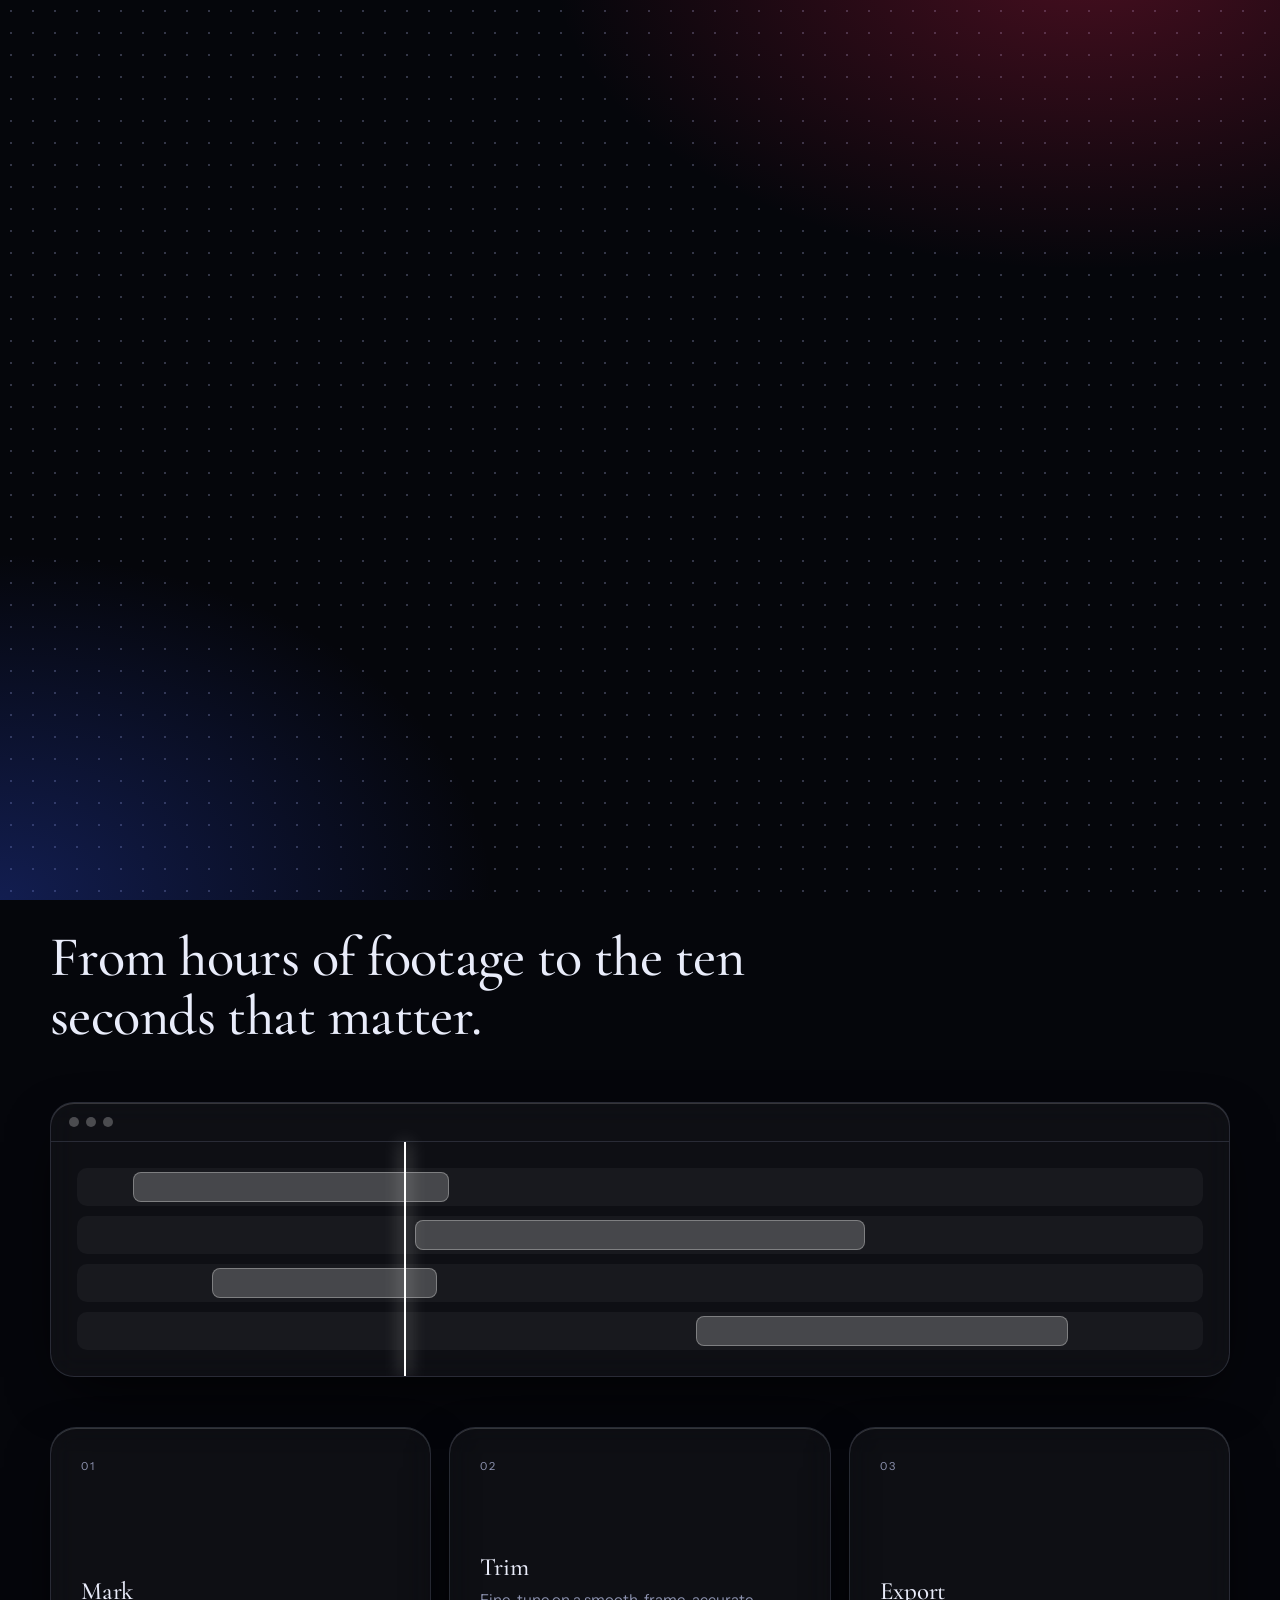
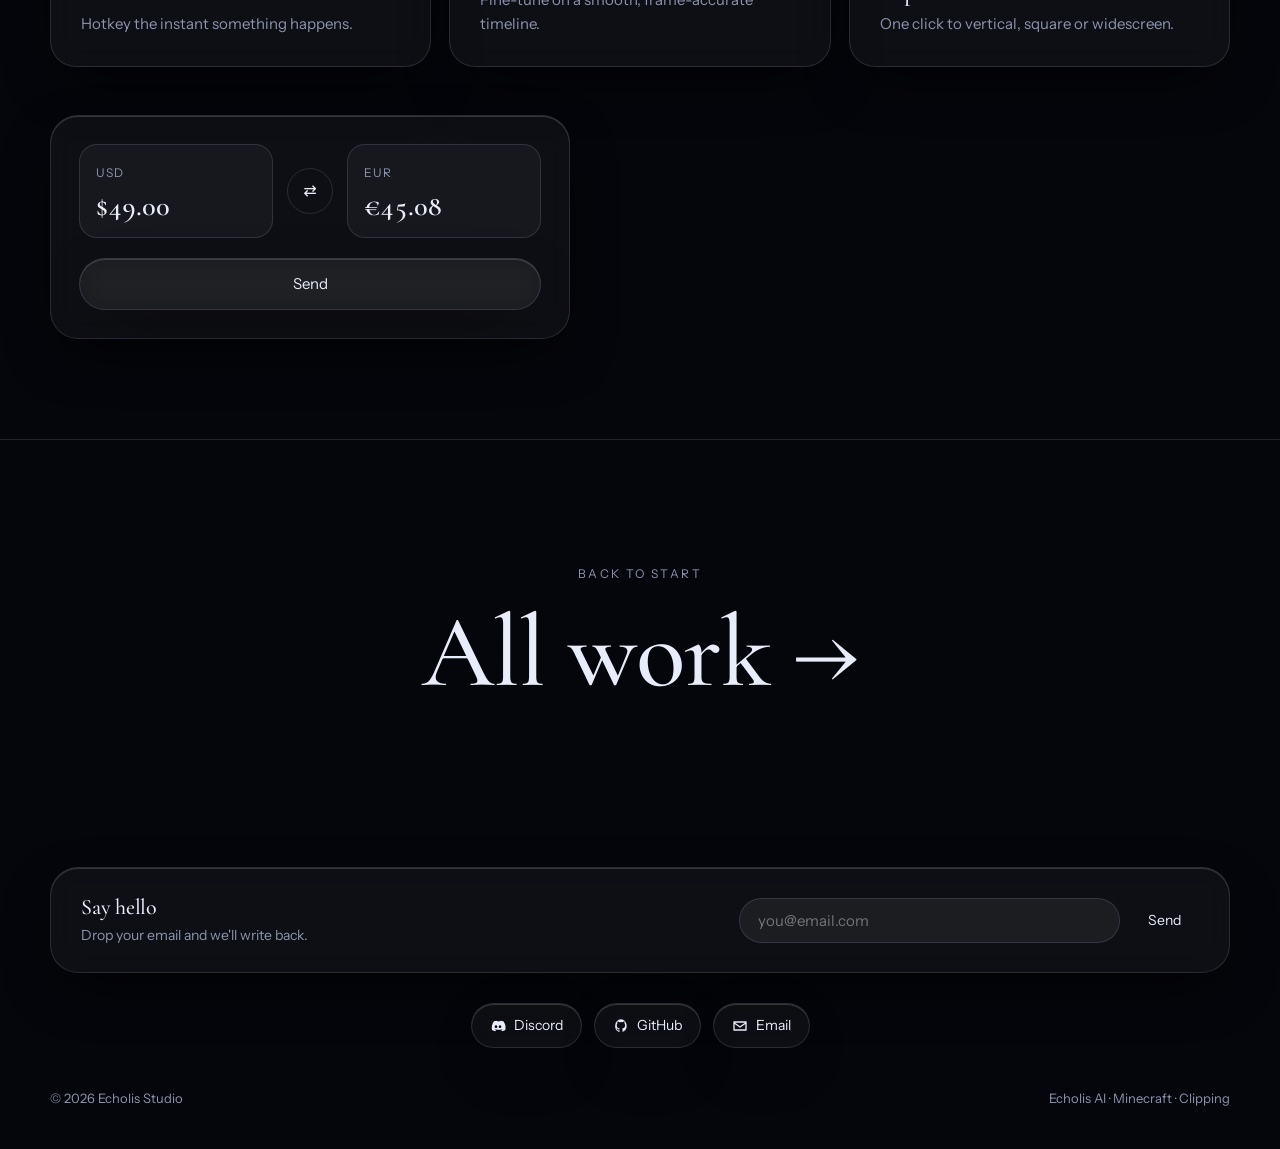
<file: clipping.html>
<!DOCTYPE html><html lang="en"><head><script>try{document.documentElement.dataset.theme=localStorage.getItem("ec-theme")||"night"}catch(e){document.documentElement.dataset.theme="night"}</script><meta charset="utf-8"><meta name="viewport" content="width=device-width,initial-scale=1">
<title>Clipping - Echolis Studio</title><link rel="icon" href="assets/logo-mark.svg">
<link href="https://fonts.googleapis.com/css2?family=Space+Grotesk:wght@400;500;700&family=Inter:wght@300;400&display=swap" rel="stylesheet">
<link rel="stylesheet" href="style.css"><link rel="stylesheet" href="components.css"><link rel="stylesheet" href="echolis-brand.css"><script src="echolis-brand.js"></script></head><body>
<div class="bg"></div><div class="bg2"></div><div id="halo"></div><canvas id="fx"></canvas>
<nav class="nav glass"><a class="lg" href="index.html"><img src="assets/logo-mark.svg" alt=""><span>ECHOLIS</span></a><ul><li><a href="echolis-ai.html">Echolis AI</a></li><li><a href="minecraft.html">Minecraft</a></li><li><a href="clipping.html" class=on>Clipping</a></li></ul><div class="pd"><button class="glass" aria-haspopup="true"><img src="assets/logo-mark.svg" alt=""><span>Echolis</span></button><div class="menu glass"><small>Studio</small><a href="echolis-ai.html">Echolis AI <i>&rarr;</i></a><a href="minecraft.html">Mods &amp; Plugins <i>&rarr;</i></a><a href="clipping.html">Clipping <i>&rarr;</i></a><a href="mailto:hello@echolis.studio">Get in touch <i>&rarr;</i></a></div></div></nav>
<header class="hero"><div class="curtain"></div><div class="wrap"><div class="eyebrow rise">03 &middot; Clipping software</div><h1 class="rise" style="--d:.15s">Find the moment.<br>Cut it. Share it.</h1><p class="rise" style="--d:.3s">A clipping tool that turns long recordings into short, shareable highlights in a few clicks.</p><a class="btn glass" href="#how">How it works</a><span class="btn glass soon">Coming soon</span></div></header>
<section class="sec" id="how"><div class="wrap"><div class="reveal"><h2>From hours of footage to the ten seconds that matter.</h2></div>
<div class="mock glass reveal"><div class="bar"><i></i><i></i><i></i></div><div class="tl" style="position:relative"><div><span style="left:5%;width:28%;--s:30px"></span></div><div><span style="left:30%;width:40%;--s:-24px"></span></div><div><span style="left:12%;width:20%;--s:60px"></span></div><div><span style="left:55%;width:33%;--s:-40px"></span></div><i class="ph"></i></div></div>
<div class="grid"><article class="card glass reveal"><span class="tag">01</span><div><h3>Mark</h3><p>Hotkey the instant something happens.</p></div></article>
<article class="card glass reveal"><span class="tag">02</span><div><h3>Trim</h3><p>Fine-tune on a smooth, frame-accurate timeline.</p></div></article>
<article class="card glass reveal"><span class="tag">03</span><div><h3>Export</h3><p>One click to vertical, square or widescreen.</p></div></article></div><div class="xfer glass reveal"><div class="row2"><div class="box"><small id="ca">USD</small><b id="a">$0.00</b></div><button class="sw2" aria-label="Swap">&#8644;</button><div class="box"><small id="cb">EUR</small><b id="b">€0.00</b></div></div><a class="btn glass" href="javascript:void 0">Send</a></div></div></section><a class="next" href="index.html"><small>Back to start</small><h2>All work &rarr;</h2></a>
<section class="mail wrap reveal"><div class="mailbox glass"><div><h3>Say hello</h3><p>Drop your email and we'll write back.</p></div><form id="mf"><input type="email" required placeholder="you@email.com" aria-label="Your email"><button class="btn glass sm">Send</button></form></div></section><div class="socials wrap"><a class="sb glass" href="https://discord.gg/vmqwFnN8Vz" target="_blank" rel="noopener"><svg viewBox="0 0 24 24"><path d="M20 5a17 17 0 0 0-4-1l-.5 1a15 15 0 0 0-5 0L10 4a17 17 0 0 0-4 1C3 9 2 14 3 18a17 17 0 0 0 5 2l1-2a10 10 0 0 1-2-1l.5-.5c3.800 1.700 7.700 1.700 11 0l.5.5a10 10 0 0 1-2 1l1 2a17 17 0 0 0 5-2c1-5 0-9-3-13zM9 15c-1 0-2-1-2-2s1-2 2-2 2 1 2 2-1 2-2 2zm6 0c-1 0-2-1-2-2s1-2 2-2 2 1 2 2-1 2-2 2z"/></svg>Discord</a><a class="sb glass" href="https://github.com/echolisapp" target="_blank" rel="noopener"><svg viewBox="0 0 24 24"><path d="M12 2a10 10 0 0 0-3 19c.5 0 .7-.2.7-.5v-2c-2.800.6-3.400-1.200-3.400-1.200-.5-1.100-1.100-1.400-1.100-1.400-.9-.6.1-.6.1-.6 1 .1 1.500 1 1.500 1 .9 1.500 2.300 1.100 2.800.8.1-.6.3-1.100.6-1.300-2.200-.3-4.600-1.100-4.600-5 0-1.100.4-2 1-2.700-.1-.3-.4-1.300.1-2.700 0 0 .8-.3 2.700 1a9 9 0 0 1 5 0c1.900-1.300 2.700-1 2.700-1 .5 1.400.2 2.400.1 2.700.6.700 1 1.600 1 2.700 0 3.900-2.400 4.700-4.600 5 .4.300.7.900.7 1.800v2.700c0 .3.200.6.700.5A10 10 0 0 0 12 2z"/></svg>GitHub</a><a class="sb glass" href="mailto:hello@echolis.studio"><svg viewBox="0 0 24 24"><path d="M3 5h18a1 1 0 0 1 1 1v12a1 1 0 0 1-1 1H3a1 1 0 0 1-1-1V6a1 1 0 0 1 1-1zm1.500 2L12 12.500 19.500 7zM4 9v8h16V9l-8 5.500z"/></svg>Email</a></div><footer><div class="wrap"><span>&copy; 2026 Echolis Studio</span><span>Echolis AI &middot; Minecraft &middot; Clipping</span></div></footer>
<div class="sw th" role="switch" aria-checked="false" tabindex="0" onkeydown="if(event.key===' '||event.key==='Enter'){event.preventDefault();this.click()}"><i></i>Day</div><div class="sw" role="switch" aria-checked="true" tabindex="0" onkeydown="if(event.key===' '||event.key==='Enter'){event.preventDefault();this.click()}"><i></i>Motion</div><script src="script.js"></script><script src="components.js"></script></body></html>
</file>
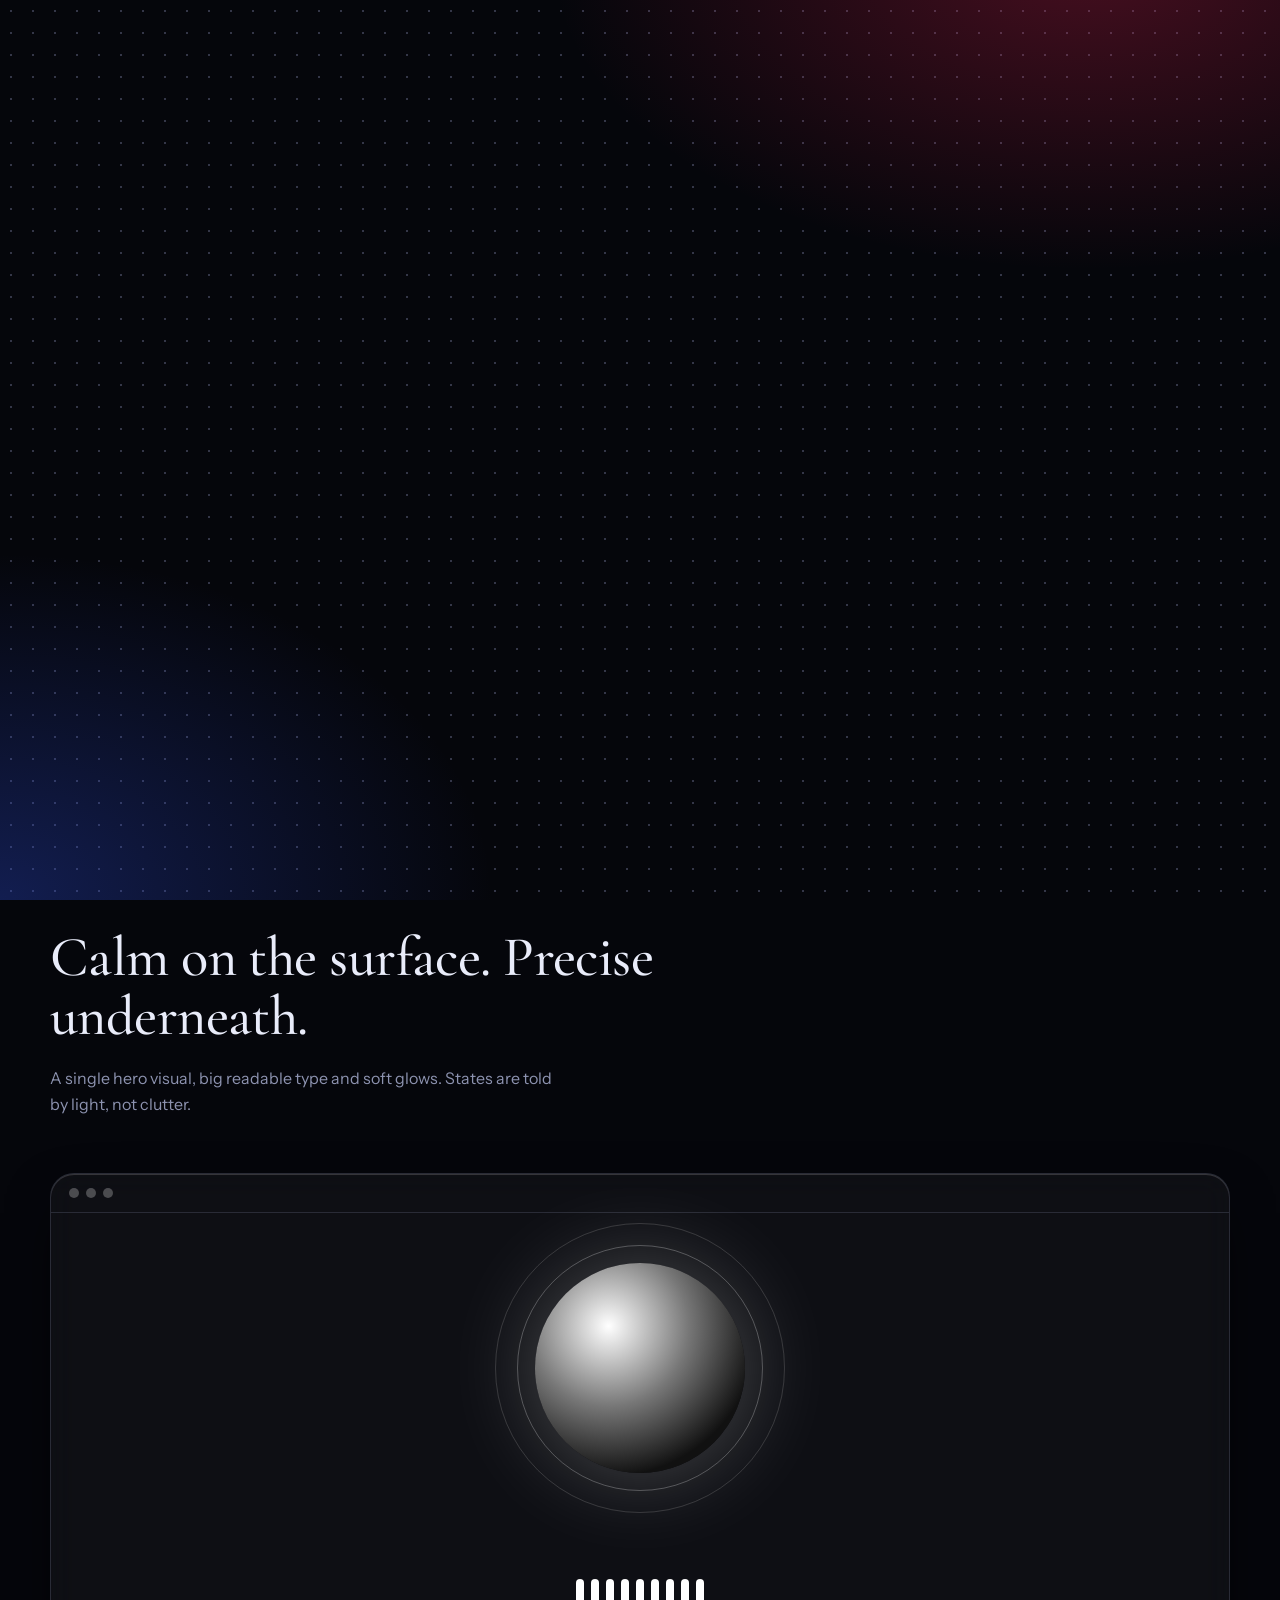
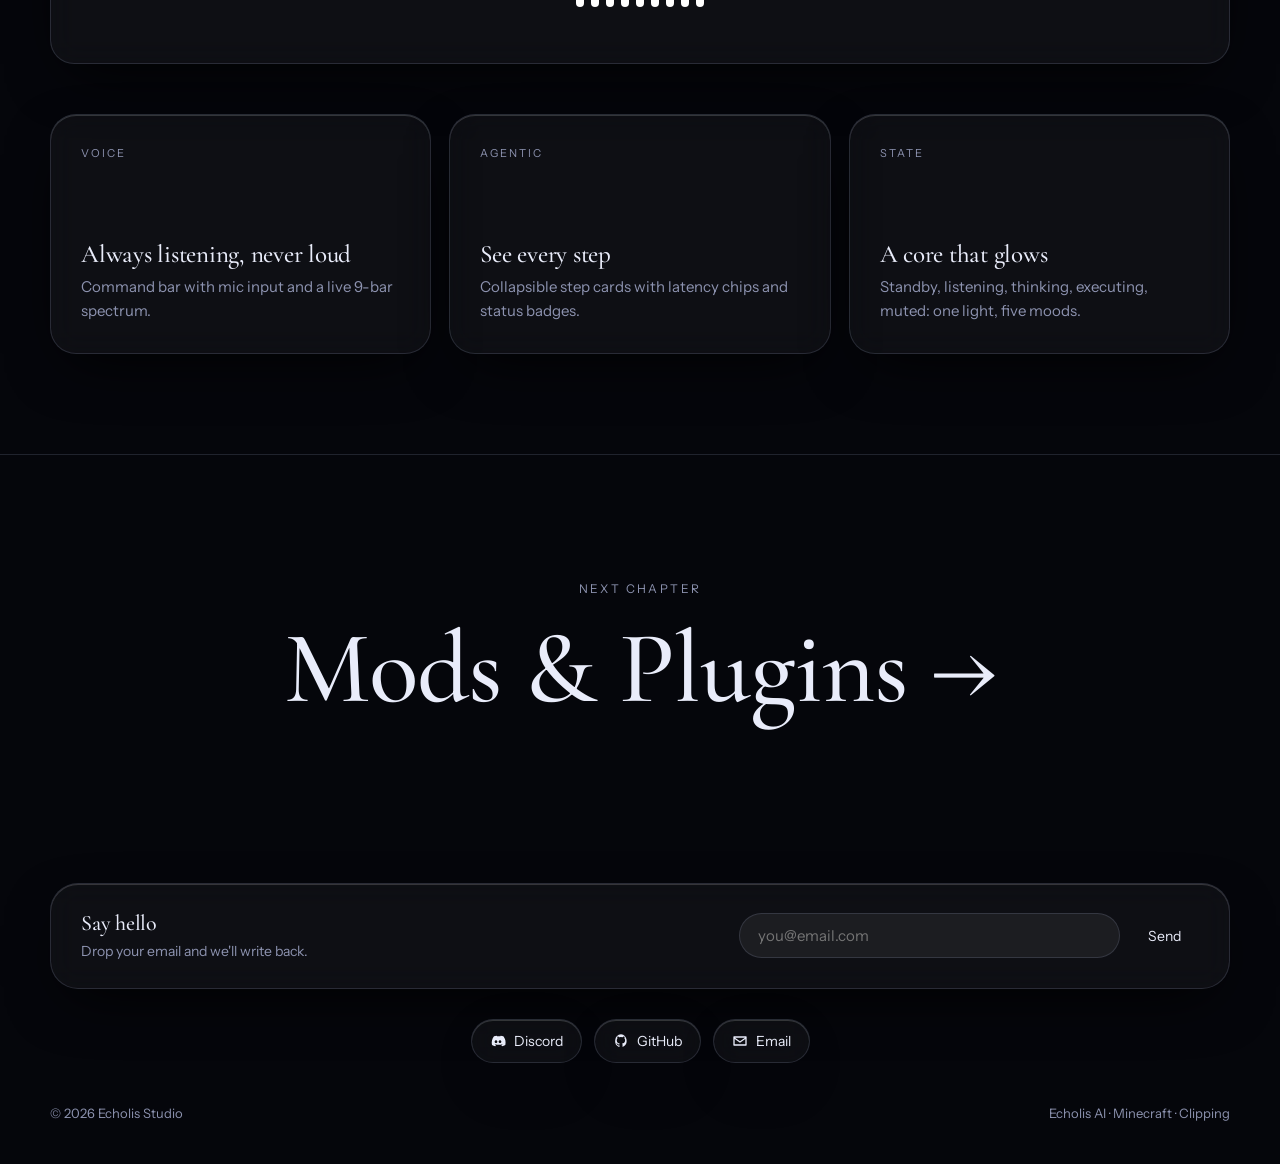
<file: echolis-ai.html>
<!DOCTYPE html><html lang="en"><head><script>try{document.documentElement.dataset.theme=localStorage.getItem("ec-theme")||"night"}catch(e){document.documentElement.dataset.theme="night"}</script><meta charset="utf-8"><meta name="viewport" content="width=device-width,initial-scale=1">
<title>Echolis AI - Echolis Studio</title><link rel="icon" href="assets/logo-mark.svg">
<link href="https://fonts.googleapis.com/css2?family=Space+Grotesk:wght@400;500;700&family=Inter:wght@300;400&display=swap" rel="stylesheet">
<link rel="stylesheet" href="style.css"><link rel="stylesheet" href="components.css"><link rel="stylesheet" href="echolis-brand.css"><script src="echolis-brand.js"></script></head><body>
<div class="bg"></div><div class="bg2"></div><div id="halo"></div><canvas id="fx"></canvas>
<nav class="nav glass"><a class="lg" href="index.html"><img src="assets/logo-mark.svg" alt=""><span>ECHOLIS</span></a><ul><li><a href="echolis-ai.html" class=on>Echolis AI</a></li><li><a href="minecraft.html">Minecraft</a></li><li><a href="clipping.html">Clipping</a></li></ul><div class="pd"><button class="glass" aria-haspopup="true"><img src="assets/logo-mark.svg" alt=""><span>Echolis</span></button><div class="menu glass"><small>Studio</small><a href="echolis-ai.html">Echolis AI <i>&rarr;</i></a><a href="minecraft.html">Mods &amp; Plugins <i>&rarr;</i></a><a href="clipping.html">Clipping <i>&rarr;</i></a><a href="mailto:hello@echolis.studio">Get in touch <i>&rarr;</i></a></div></div></nav>
<header class="hero"><div class="curtain"></div><div class="wrap"><div class="eyebrow rise">01 &middot; Echolis AI</div><h1 class="rise" style="--d:.15s">A voice that<br>lives on your desktop.</h1><p class="rise" style="--d:.3s">Echolis AI is a JARVIS-style desktop assistant: you talk, it listens, thinks and acts, and the HUD shows every step.</p><a class="btn glass" href="#features">Explore</a><a class="btn glass dl" href="https://drive.google.com/uc?export=download&id=13Ii5iasxUdeBzZ3_9-lkkQs5EsEhzSJ-" target="_blank" rel="noopener"><svg viewBox="0 0 24 24"><path d="M12 3v10.600l3.800-3.800 1.400 1.400L12 16.400l-5.200-5.200 1.400-1.400 3.800 3.800V3zM5 18h14v3H5z"/></svg>Download Echolis AI</a></div></header>
<section class="sec" id="features"><div class="wrap"><div class="reveal"><h2>Calm on the surface. Precise underneath.</h2><p class="lead">A single hero visual, big readable type and soft glows. States are told by light, not clutter.</p></div>
<div class="mock glass reveal"><div class="bar"><i></i><i></i><i></i></div><div class="orb"></div><div class="eq"><b></b><b style="animation-delay:-.3s"></b><b style="animation-delay:-.7s"></b><b style="animation-delay:-1.1s"></b><b style="animation-delay:-.5s"></b><b style="animation-delay:-.9s"></b><b style="animation-delay:-.2s"></b><b style="animation-delay:-1.3s"></b><b style="animation-delay:-.6s"></b></div></div>
<div class="grid"><article class="card glass reveal"><span class="tag">Voice</span><div><h3>Always listening, never loud</h3><p>Command bar with mic input and a live 9-bar spectrum.</p></div></article>
<article class="card glass reveal"><span class="tag">Agentic</span><div><h3>See every step</h3><p>Collapsible step cards with latency chips and status badges.</p></div></article>
<article class="card glass reveal"><span class="tag">State</span><div><h3>A core that glows</h3><p>Standby, listening, thinking, executing, muted: one light, five moods.</p></div></article></div></div></section><a class="next" href="minecraft.html"><small>Next chapter</small><h2>Mods &amp; Plugins &rarr;</h2></a>
<section class="mail wrap reveal"><div class="mailbox glass"><div><h3>Say hello</h3><p>Drop your email and we'll write back.</p></div><form id="mf"><input type="email" required placeholder="you@email.com" aria-label="Your email"><button class="btn glass sm">Send</button></form></div></section><div class="socials wrap"><a class="sb glass" href="https://discord.gg/vmqwFnN8Vz" target="_blank" rel="noopener"><svg viewBox="0 0 24 24"><path d="M20 5a17 17 0 0 0-4-1l-.5 1a15 15 0 0 0-5 0L10 4a17 17 0 0 0-4 1C3 9 2 14 3 18a17 17 0 0 0 5 2l1-2a10 10 0 0 1-2-1l.5-.5c3.800 1.700 7.700 1.700 11 0l.5.5a10 10 0 0 1-2 1l1 2a17 17 0 0 0 5-2c1-5 0-9-3-13zM9 15c-1 0-2-1-2-2s1-2 2-2 2 1 2 2-1 2-2 2zm6 0c-1 0-2-1-2-2s1-2 2-2 2 1 2 2-1 2-2 2z"/></svg>Discord</a><a class="sb glass" href="https://github.com/echolisapp" target="_blank" rel="noopener"><svg viewBox="0 0 24 24"><path d="M12 2a10 10 0 0 0-3 19c.5 0 .7-.2.7-.5v-2c-2.800.6-3.400-1.200-3.400-1.200-.5-1.100-1.100-1.400-1.100-1.400-.9-.6.1-.6.1-.6 1 .1 1.500 1 1.500 1 .9 1.500 2.300 1.100 2.800.8.1-.6.3-1.100.6-1.300-2.200-.3-4.600-1.100-4.600-5 0-1.100.4-2 1-2.700-.1-.3-.4-1.300.1-2.700 0 0 .8-.3 2.700 1a9 9 0 0 1 5 0c1.900-1.300 2.700-1 2.700-1 .5 1.400.2 2.400.1 2.700.6.700 1 1.600 1 2.700 0 3.900-2.400 4.700-4.600 5 .4.300.7.900.7 1.800v2.700c0 .3.200.6.700.5A10 10 0 0 0 12 2z"/></svg>GitHub</a><a class="sb glass" href="mailto:hello@echolis.studio"><svg viewBox="0 0 24 24"><path d="M3 5h18a1 1 0 0 1 1 1v12a1 1 0 0 1-1 1H3a1 1 0 0 1-1-1V6a1 1 0 0 1 1-1zm1.500 2L12 12.500 19.500 7zM4 9v8h16V9l-8 5.500z"/></svg>Email</a></div><footer><div class="wrap"><span>&copy; 2026 Echolis Studio</span><span>Echolis AI &middot; Minecraft &middot; Clipping</span></div></footer>
<div class="sw th" role="switch" aria-checked="false" tabindex="0" onkeydown="if(event.key===' '||event.key==='Enter'){event.preventDefault();this.click()}"><i></i>Day</div><div class="sw" role="switch" aria-checked="true" tabindex="0" onkeydown="if(event.key===' '||event.key==='Enter'){event.preventDefault();this.click()}"><i></i>Motion</div><script src="script.js"></script><script src="components.js"></script></body></html>
</file>
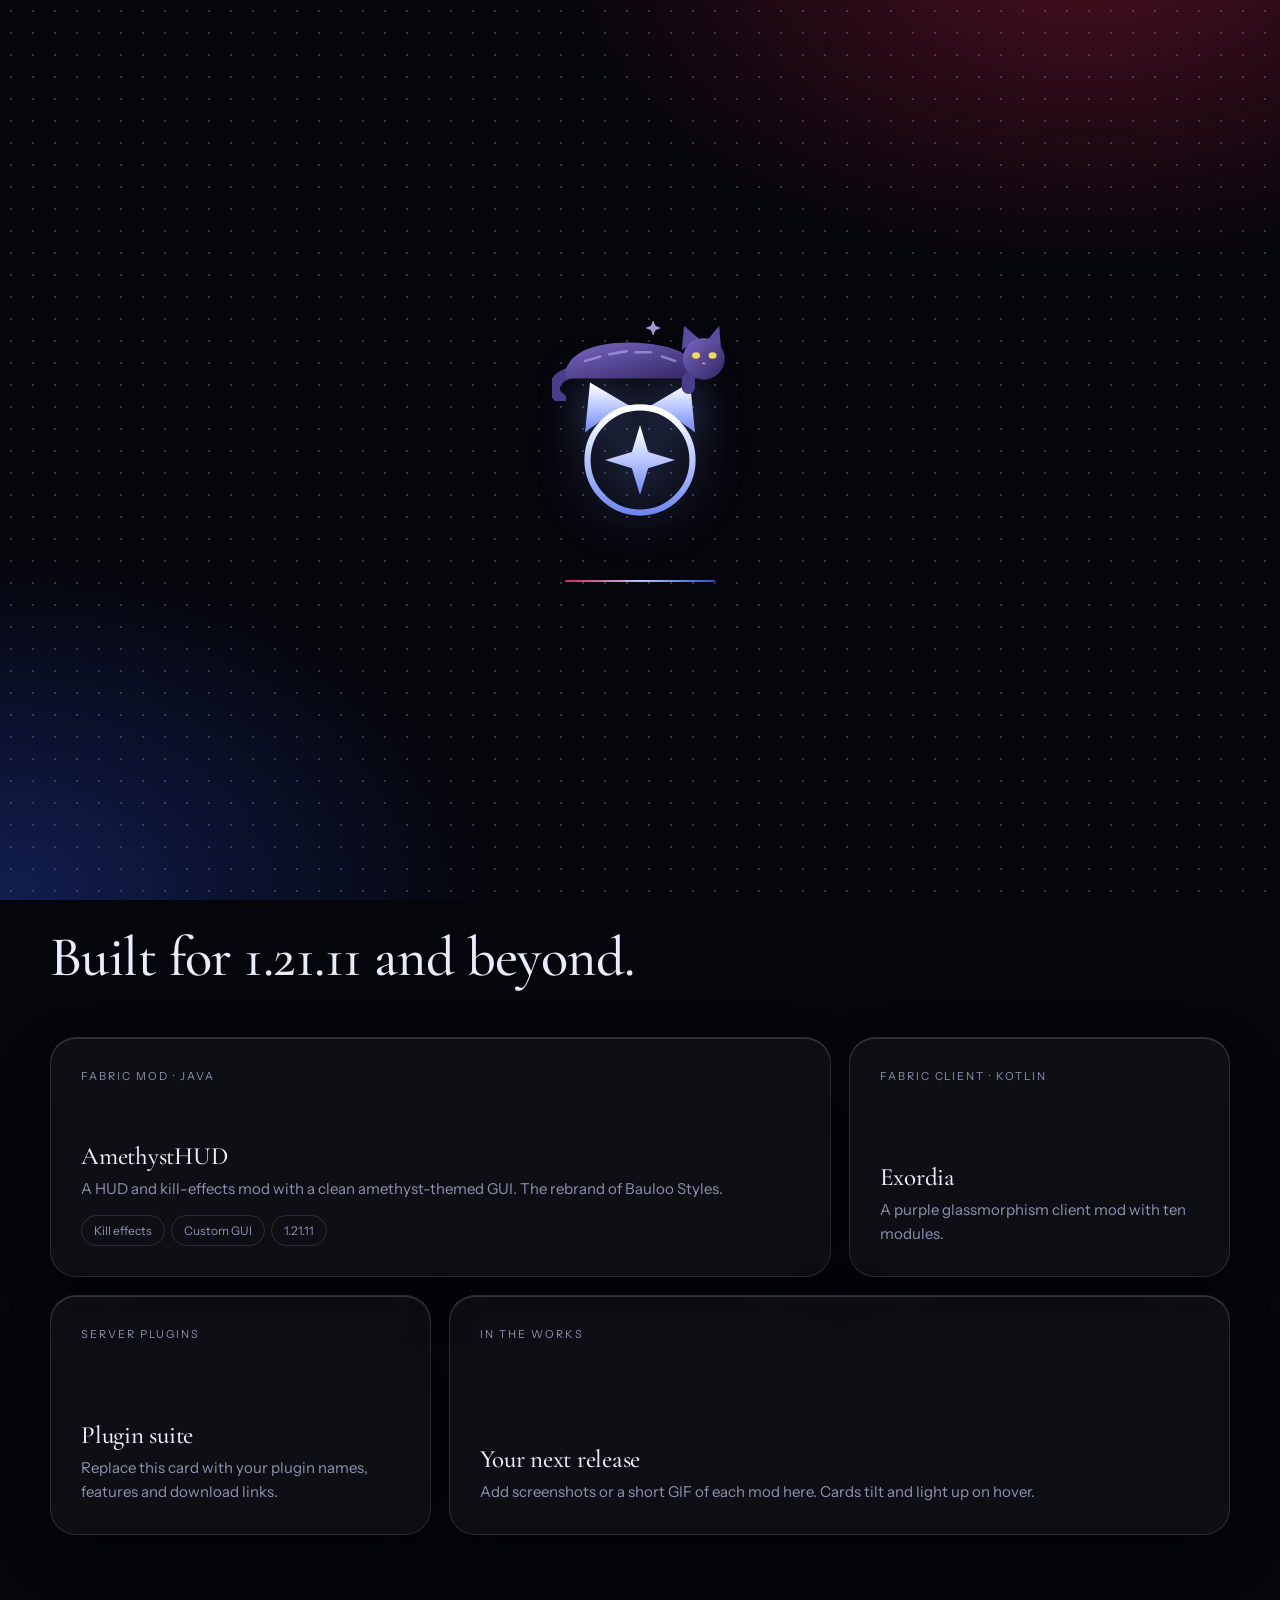
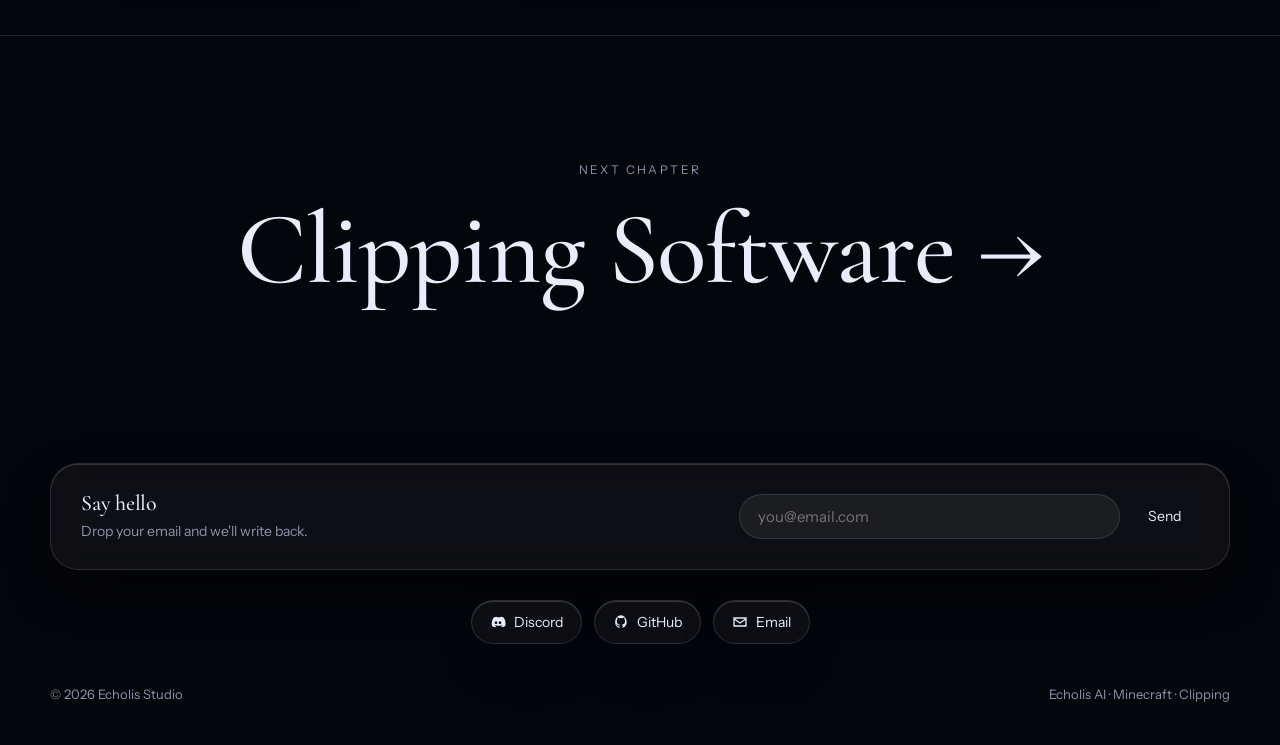
<file: minecraft.html>
<!DOCTYPE html><html lang="en"><head><script>try{document.documentElement.dataset.theme=localStorage.getItem("ec-theme")||"night"}catch(e){document.documentElement.dataset.theme="night"}</script><meta charset="utf-8"><meta name="viewport" content="width=device-width,initial-scale=1">
<title>Minecraft - Echolis Studio</title><link rel="icon" href="assets/logo-mark.svg">
<link href="https://fonts.googleapis.com/css2?family=Space+Grotesk:wght@400;500;700&family=Inter:wght@300;400&display=swap" rel="stylesheet">
<link rel="stylesheet" href="style.css"><link rel="stylesheet" href="components.css"><link rel="stylesheet" href="echolis-brand.css"><script src="echolis-brand.js"></script></head><body>
<div class="bg"></div><div class="bg2"></div><div id="halo"></div><canvas id="fx"></canvas>
<nav class="nav glass"><a class="lg" href="index.html"><img src="assets/logo-mark.svg" alt=""><span>ECHOLIS</span></a><ul><li><a href="echolis-ai.html">Echolis AI</a></li><li><a href="minecraft.html" class=on>Minecraft</a></li><li><a href="clipping.html">Clipping</a></li></ul><div class="pd"><button class="glass" aria-haspopup="true"><img src="assets/logo-mark.svg" alt=""><span>Echolis</span></button><div class="menu glass"><small>Studio</small><a href="echolis-ai.html">Echolis AI <i>&rarr;</i></a><a href="minecraft.html">Mods &amp; Plugins <i>&rarr;</i></a><a href="clipping.html">Clipping <i>&rarr;</i></a><a href="mailto:hello@echolis.studio">Get in touch <i>&rarr;</i></a></div></div></nav>
<header class="hero"><div class="curtain"></div><div class="wrap"><div class="eyebrow rise">02 &middot; Minecraft</div><h1 class="rise" style="--d:.15s">Mods, plugins,<br>and more mods.</h1><p class="rise" style="--d:.3s">Client mods and server plugins built for players who care about polish: clean GUIs, smooth effects, fast code.</p><a class="btn glass" href="#work">See the projects</a><a class="btn glass dl" href="downloads/AmethystHUD-1_52_REDO-mc1_21_11.jar" download><svg viewBox="0 0 24 24"><path d="M12 3v10.600l3.800-3.800 1.400 1.400L12 16.400l-5.200-5.200 1.400-1.400 3.800 3.800V3zM5 18h14v3H5z"/></svg>Download AmethystHUD</a></div></header>
<section class="sec" id="work"><div class="wrap"><div class="reveal"><h2>Built for 1.21.11 and beyond.</h2></div>
<div class="grid"><article class="card glass w8 reveal"><span class="tag">Fabric mod &middot; Java</span><div><h3>AmethystHUD</h3><p>A HUD and kill-effects mod with a clean amethyst-themed GUI. The rebrand of Bauloo Styles.</p><span class="pill">Kill effects</span><span class="pill">Custom GUI</span><span class="pill">1.21.11</span></div></article>
<article class="card glass reveal"><span class="tag">Fabric client &middot; Kotlin</span><div><h3>Exordia</h3><p>A purple glassmorphism client mod with ten modules.</p></div></article>
<article class="card glass reveal"><span class="tag">Server plugins</span><div><h3>Plugin suite</h3><p>Replace this card with your plugin names, features and download links.</p></div></article>
<article class="card glass w8 reveal"><span class="tag">In the works</span><div><h3>Your next release</h3><p>Add screenshots or a short GIF of each mod here. Cards tilt and light up on hover.</p></div></article></div></div></section><a class="next" href="clipping.html"><small>Next chapter</small><h2>Clipping Software &rarr;</h2></a>
<section class="mail wrap reveal"><div class="mailbox glass"><div><h3>Say hello</h3><p>Drop your email and we'll write back.</p></div><form id="mf"><input type="email" required placeholder="you@email.com" aria-label="Your email"><button class="btn glass sm">Send</button></form></div></section><div class="socials wrap"><a class="sb glass" href="https://discord.gg/vmqwFnN8Vz" target="_blank" rel="noopener"><svg viewBox="0 0 24 24"><path d="M20 5a17 17 0 0 0-4-1l-.5 1a15 15 0 0 0-5 0L10 4a17 17 0 0 0-4 1C3 9 2 14 3 18a17 17 0 0 0 5 2l1-2a10 10 0 0 1-2-1l.5-.5c3.800 1.700 7.700 1.700 11 0l.5.5a10 10 0 0 1-2 1l1 2a17 17 0 0 0 5-2c1-5 0-9-3-13zM9 15c-1 0-2-1-2-2s1-2 2-2 2 1 2 2-1 2-2 2zm6 0c-1 0-2-1-2-2s1-2 2-2 2 1 2 2-1 2-2 2z"/></svg>Discord</a><a class="sb glass" href="https://github.com/echolisapp" target="_blank" rel="noopener"><svg viewBox="0 0 24 24"><path d="M12 2a10 10 0 0 0-3 19c.5 0 .7-.2.7-.5v-2c-2.800.6-3.400-1.200-3.400-1.200-.5-1.100-1.100-1.400-1.100-1.400-.9-.6.1-.6.1-.6 1 .1 1.500 1 1.500 1 .9 1.500 2.300 1.100 2.800.8.1-.6.3-1.100.6-1.300-2.200-.3-4.600-1.100-4.600-5 0-1.100.4-2 1-2.700-.1-.3-.4-1.300.1-2.700 0 0 .8-.3 2.700 1a9 9 0 0 1 5 0c1.900-1.300 2.700-1 2.700-1 .5 1.400.2 2.400.1 2.700.6.700 1 1.600 1 2.700 0 3.900-2.400 4.700-4.600 5 .4.300.7.900.7 1.800v2.700c0 .3.200.6.700.5A10 10 0 0 0 12 2z"/></svg>GitHub</a><a class="sb glass" href="mailto:hello@echolis.studio"><svg viewBox="0 0 24 24"><path d="M3 5h18a1 1 0 0 1 1 1v12a1 1 0 0 1-1 1H3a1 1 0 0 1-1-1V6a1 1 0 0 1 1-1zm1.500 2L12 12.500 19.500 7zM4 9v8h16V9l-8 5.500z"/></svg>Email</a></div><footer><div class="wrap"><span>&copy; 2026 Echolis Studio</span><span>Echolis AI &middot; Minecraft &middot; Clipping</span></div></footer>
<div class="sw th" role="switch" aria-checked="false" tabindex="0" onkeydown="if(event.key===' '||event.key==='Enter'){event.preventDefault();this.click()}"><i></i>Day</div><div class="sw" role="switch" aria-checked="true" tabindex="0" onkeydown="if(event.key===' '||event.key==='Enter'){event.preventDefault();this.click()}"><i></i>Motion</div><script src="script.js"></script><script src="components.js"></script></body></html>
</file>
<file: style.css>
/* Echolis Studio - shared styles. Glass = translucent fill + blur + 1px light border. */
:root{--bg:#121212;--ink:#fff;--dim:rgba(229,229,229,.6);--glass:rgba(255,255,255,.07);--edge:rgba(255,255,255,.14);--ease:cubic-bezier(.2,.8,.2,1);--blur:22px;
--display:'Space Grotesk',system-ui,sans-serif;--body:'Inter',system-ui,sans-serif}
*{box-sizing:border-box}html{scroll-behavior:smooth;background:var(--bg)}
body{margin:0;background:var(--bg);color:var(--ink);font:300 16px/1.6 var(--body);overflow-x:hidden;animation:pg .8s var(--ease)}
@keyframes pg{from{opacity:0;transform:scale(.985)}}
body.leaving{opacity:0;transform:scale(1.01);transition:.45s var(--ease)}
a{color:inherit;text-decoration:none}h1,h2,h3{font-family:var(--display);font-weight:500;letter-spacing:-.035em;line-height:1;margin:0}
.wrap{width:min(1180px,100% - 48px);margin:auto}
/* BACKGROUNDS: your liquid image drifts slowly (Ken Burns); darkened by overlay so white type stays crisp */
.bg{position:fixed;inset:-6%;z-index:-2;background:url(assets/bg-liquid.jpg) center/cover;filter:grayscale(1) brightness(.34) contrast(1.15);animation:drift 38s ease-in-out infinite alternate}
@keyframes drift{to{transform:scale(1.14) translate(-2.5%,1.5%) rotate(1.2deg)}}
.bg2{position:fixed;inset:0;z-index:-1;background:radial-gradient(70% 55% at 50% 0%,transparent,rgba(18,18,18,.75)),linear-gradient(transparent 55%,var(--bg))}
/* curtain image: used as a parallax panel behind project heroes */
.curtain{position:absolute;inset:0;background:url(assets/bg-curtain.jpg) center/cover;filter:brightness(.42);transform:translateY(var(--py,0px)) scale(1.15);z-index:-1;mask-image:linear-gradient(#000 60%,transparent)}
.glass{background:var(--glass);border:1px solid var(--edge);box-shadow:0 20px 60px -20px #000,inset 0 1px 0 rgba(255,255,255,.16);backdrop-filter:blur(var(--blur)) saturate(140%);-webkit-backdrop-filter:blur(var(--blur)) saturate(140%)}
.nav{position:fixed;z-index:50;top:14px;left:50%;transform:translateX(-50%);width:min(980px,100% - 24px);border-radius:999px;display:flex;align-items:center;justify-content:space-between;padding:9px 10px 9px 20px;transition:width .7s var(--ease)}
.nav.compact{width:min(560px,100% - 24px)}
.nav img{height:26px;display:block;transition:transform .6s var(--ease)}.nav a.lg:hover img{transform:scale(1.1) rotate(-6deg)}
.nav ul{display:flex;gap:26px;list-style:none;margin:0;padding:0;font-size:14px}.nav ul a{opacity:.65;transition:.3s}.nav ul a:hover,.nav ul a.on{opacity:1}
.btn{display:inline-flex;gap:10px;align-items:center;padding:13px 26px;border-radius:999px;font-size:15px;position:relative;overflow:hidden;transition:transform .45s var(--ease),background .4s,border-color .4s}
.btn::before{content:"";position:absolute;inset:0;background:linear-gradient(110deg,transparent 30%,rgba(255,255,255,.28) 50%,transparent 70%);transform:translateX(-120%);transition:transform .8s var(--ease)}
.btn:hover{transform:scale(1.045);background:rgba(255,255,255,.14);border-color:rgba(255,255,255,.4)}.btn:hover::before{transform:translateX(120%)}.btn.sm{padding:9px 18px;font-size:14px}
.hero{min-height:92svh;display:flex;align-items:flex-end;padding:140px 0 80px;position:relative;overflow:hidden}
.eyebrow{font-size:12px;letter-spacing:.24em;text-transform:uppercase;color:var(--dim);margin-bottom:22px}
.hero h1{font-size:clamp(48px,9vw,132px)}.hero p{max-width:520px;color:var(--dim);font-size:18px;margin:26px 0 34px}
.rise{opacity:0;transform:translateY(26px);animation:rise 1.1s var(--ease) forwards;animation-delay:var(--d,0s)}@keyframes rise{to{opacity:1;transform:none}}
.reveal{opacity:0;transform:translateY(44px);transition:1s var(--ease)}.reveal.in{opacity:1;transform:none}
.sec{padding:100px 0}.sec h2{font-size:clamp(32px,4.4vw,60px);max-width:720px}.lead{color:var(--dim);max-width:520px;margin:20px 0 0}
/* index: big chapter rows */
.row{display:grid;grid-template-columns:90px 1fr auto;align-items:center;gap:24px;padding:38px 8px;border-top:1px solid var(--edge);transition:padding .6s var(--ease),background .4s}
.row:last-child{border-bottom:1px solid var(--edge)}.row:hover{padding-left:30px;background:rgba(255,255,255,.05)}
.row b{font:400 13px var(--display);letter-spacing:.2em;color:var(--dim)}.row h3{font-size:clamp(30px,5vw,68px)}.row span{color:var(--dim);font-size:14px;max-width:260px;text-align:right}
.row i{font-style:normal;transition:transform .5s var(--ease);display:inline-block;margin-left:14px}.row:hover i{transform:translateX(10px)}
.grid{display:grid;grid-template-columns:repeat(12,1fr);gap:18px;margin-top:50px}
.card{grid-column:span 4;border-radius:26px;padding:30px;min-height:240px;display:flex;flex-direction:column;justify-content:space-between;transition:transform .35s var(--ease),border-color .4s;position:relative;overflow:hidden}
.card.w6{grid-column:span 6}.card.w8{grid-column:span 8}.card:hover{border-color:rgba(255,255,255,.32)}
.card::after{content:"";position:absolute;inset:0;background:radial-gradient(260px circle at var(--mx,50%) var(--my,0),rgba(255,255,255,.13),transparent 60%);opacity:0;transition:.4s;pointer-events:none}.card:hover::after{opacity:1}
.card h3{font-size:25px;margin-bottom:8px}.card p{margin:0;color:var(--dim);font-size:15px}.tag{font-size:11px;letter-spacing:.18em;text-transform:uppercase;color:var(--dim)}
.pill{display:inline-block;padding:5px 12px;border-radius:99px;border:1px solid var(--edge);font-size:12px;margin:14px 6px 0 0;color:var(--dim)}
/* mock windows */
.mock{border-radius:24px;overflow:hidden;margin-top:56px}.mock .bar{display:flex;gap:7px;padding:14px 18px;border-bottom:1px solid var(--edge)}.mock .bar i{width:10px;height:10px;border-radius:50%;background:rgba(255,255,255,.25)}
.eq{display:flex;gap:7px;align-items:center;justify-content:center;height:140px}.eq b{width:8px;border-radius:6px;background:#fff;height:20%;animation:eq 1.5s ease-in-out infinite}@keyframes eq{50%{height:100%}}
.orb{width:210px;height:210px;border-radius:50%;margin:50px auto;position:relative;background:radial-gradient(circle at 35% 30%,#fff,#777 40%,#111 75%);box-shadow:0 0 90px rgba(255,255,255,.25);animation:pulse 4s ease-in-out infinite}
.orb::before,.orb::after{content:"";position:absolute;inset:-18px;border-radius:50%;border:1px solid rgba(255,255,255,.25);animation:ring 4s linear infinite}.orb::after{inset:-40px;animation-delay:-2s;opacity:.6}
@keyframes pulse{50%{transform:scale(1.06)}}@keyframes ring{to{transform:rotate(360deg) scale(1.04)}}
.tl{padding:26px;display:grid;gap:10px}.tl div{height:38px;border-radius:10px;position:relative;background:rgba(255,255,255,.04)}
.tl span{position:absolute;top:4px;bottom:4px;border-radius:8px;background:rgba(255,255,255,.2);border:1px solid rgba(255,255,255,.3);animation:slide 6s ease-in-out infinite alternate}@keyframes slide{to{transform:translateX(var(--s,20px))}}
.ph{position:absolute;top:0;bottom:0;width:2px;background:#fff;left:30%;box-shadow:0 0 18px #fff;animation:ph 7s linear infinite}@keyframes ph{from{left:2%}to{left:96%}}
.next{display:block;text-align:center;padding:120px 0;border-top:1px solid var(--edge)}.next small{color:var(--dim);letter-spacing:.2em;text-transform:uppercase;font-size:12px}.next h2{font-size:clamp(40px,8vw,120px);margin-top:14px;transition:letter-spacing .7s var(--ease)}.next:hover h2{letter-spacing:-.01em}
footer{padding:40px 0;color:var(--dim);font-size:13px}footer .wrap{display:flex;justify-content:space-between}
#halo{position:fixed;left:0;top:0;width:340px;height:340px;margin:-170px 0 0 -170px;border-radius:50%;pointer-events:none;z-index:-1;background:radial-gradient(circle,rgba(255,255,255,.12),transparent 65%)}
@media(max-width:800px){.nav ul{display:none}.row{grid-template-columns:50px 1fr}.row span{display:none}.card,.card.w6,.card.w8{grid-column:span 12}}
@media(prefers-reduced-motion:reduce){*{animation:none!important;transition:none!important}.rise,.reveal{opacity:1;transform:none}}
</file>
<file: components.css>
/* Echolis components: bento, dynamic text, glitch, social, switch, profile dropdown, transfer */
.bento{display:grid;grid-template-columns:repeat(4,1fr);grid-auto-rows:170px;gap:16px;margin-top:48px}
.bt{position:relative;overflow:hidden;border-radius:24px;padding:24px;display:flex;flex-direction:column;justify-content:flex-end;transition:transform .5s var(--ease),border-color .4s}
.bt:hover{transform:translateY(-6px);border-color:rgba(255,255,255,.4)}
.bt::after{content:"";position:absolute;inset:0;background:radial-gradient(260px circle at var(--mx,50%) var(--my,0%),rgba(255,255,255,.12),transparent 60%);opacity:0;transition:opacity .4s;pointer-events:none}.bt:hover::after{opacity:1}
.bt.w2{grid-column:span 2}.bt.h2{grid-row:span 2}.bt h3{margin:0 0 4px;font:500 20px var(--display)}.bt p{margin:0;color:var(--dim);font-size:14px}
.bt .big{font:700 54px/1 var(--display);margin-bottom:8px}
.bt .orb{position:absolute;top:-30px;right:-30px;width:140px;height:140px;border-radius:50%;background:radial-gradient(circle,rgba(255,255,255,.28),transparent 70%);animation:float 6s ease-in-out infinite}
@keyframes float{50%{transform:translate(-14px,16px) scale(1.1)}}
@media(max-width:800px){.bento{grid-template-columns:repeat(2,1fr)}}
.dyn{display:inline-block;min-width:5.5ch;color:#fff;transition:opacity .35s,transform .35s var(--ease),filter .35s}
.dyn.out{opacity:0;transform:translateY(-14px);filter:blur(6px)}
.glitch{position:relative;display:inline-block}
.glitch::before,.glitch::after{content:attr(data-t);position:absolute;inset:0;opacity:0;pointer-events:none}
.glitch::before{color:#9ef;transform:translate(-2px,0);clip-path:inset(0 0 55% 0)}.glitch::after{color:#f9a;transform:translate(2px,0);clip-path:inset(55% 0 0 0)}
.glitch:hover::before,.glitch:hover::after,.glitch.go::before,.glitch.go::after{opacity:.8;animation:gl .35s steps(2) infinite}
@keyframes gl{25%{transform:translate(3px,-2px)}50%{transform:translate(-3px,2px)}75%{transform:translate(2px,1px)}}
.socials{display:flex;gap:12px;justify-content:center;padding:30px 0 0;flex-wrap:wrap}
.sb{display:inline-flex;align-items:center;gap:8px;padding:10px 18px;border-radius:999px;font-size:14px;overflow:hidden;transition:transform .4s var(--ease),background .3s}
.sb svg{width:16px;height:16px;fill:currentColor;transition:transform .4s var(--ease)}
.sb:hover{transform:translateY(-3px);background:#fff;color:#111}.sb:hover svg{transform:rotate(-12deg) scale(1.2)}
.sw{position:fixed;left:18px;bottom:18px;z-index:60;display:flex;align-items:center;gap:10px;padding:8px 14px 8px 10px;border-radius:999px;font-size:12px;color:var(--dim);cursor:pointer;border:1px solid var(--edge);background:var(--glass);backdrop-filter:blur(18px)}
.sw i{width:38px;height:22px;border-radius:99px;background:rgba(255,255,255,.18);position:relative;transition:background .35s}
.sw i::after{content:"";position:absolute;top:3px;left:3px;width:16px;height:16px;border-radius:50%;background:#fff;transition:transform .45s cubic-bezier(.5,1.6,.4,1)}
.sw[aria-checked=true] i{background:#fff}.sw[aria-checked=true] i::after{transform:translateX(16px);background:#121212}
body.calm *,body.calm *::before,body.calm *::after{animation-duration:0s!important;transition-duration:.01s!important}body.calm #halo{display:none}
.pd{position:relative}.pd>button{all:unset;cursor:pointer;display:flex;align-items:center;gap:8px;padding:4px 12px 4px 4px;border-radius:999px;border:1px solid var(--edge);font-size:14px;transition:background .3s}
.pd>button:hover{background:rgba(255,255,255,.12)}.pd img{width:28px;height:28px;border-radius:50%;object-fit:cover;background:#222;padding:4px}
.pd .menu{position:absolute;right:0;top:calc(100% + 12px);min-width:220px;border-radius:20px;padding:8px;opacity:0;transform:translateY(-8px) scale(.96);transform-origin:top right;pointer-events:none;transition:.35s var(--ease);background:rgba(24,24,24,.92)}
.pd.open .menu{opacity:1;transform:none;pointer-events:auto}.pd .menu small{display:block;padding:10px 12px 6px;color:var(--dim)}
.pd .menu a{display:flex;justify-content:space-between;padding:10px 12px;border-radius:12px;font-size:14px;opacity:.8;transition:.25s}.pd .menu a:hover{background:rgba(255,255,255,.1);opacity:1;padding-left:18px}
.xfer{margin-top:48px;border-radius:28px;padding:28px;max-width:520px}
.xfer .row2{display:flex;align-items:center;gap:14px}.xfer .box{flex:1;border:1px solid var(--edge);border-radius:18px;padding:14px 16px;background:rgba(255,255,255,.04)}
.xfer small{color:var(--dim);font-size:12px;letter-spacing:.1em}.xfer b{display:block;font:600 28px var(--display);margin-top:4px;font-variant-numeric:tabular-nums}
.xfer .sw2{all:unset;cursor:pointer;width:44px;height:44px;border-radius:50%;border:1px solid var(--edge);display:grid;place-items:center;transition:transform .6s var(--ease),background .3s}.xfer .sw2:hover{background:rgba(255,255,255,.14)}
.xfer .btn{margin-top:20px;width:100%;justify-content:center}.xfer .btn.done{background:#fff;color:#111}
/* animated bg, theme, email */
#fx{position:fixed;inset:0;width:100%;height:100%;pointer-events:none}
.sw.th{bottom:64px}
html[data-theme=day]{--bg:#eceff7;--ink:#14141c;--dim:rgba(20,20,28,.62);--glass:rgba(255,255,255,.62);--edge:rgba(20,20,40,.14)}
html[data-theme=day] body{background:var(--bg);color:var(--ink)}
html[data-theme=day] h1,html[data-theme=day] h2,html[data-theme=day] h3,html[data-theme=day] b,html[data-theme=day] .dyn{color:var(--ink)}
html[data-theme=day] .bg{filter:grayscale(1) invert(1) brightness(1.05) opacity(.22)}
html[data-theme=day] .bg2{background:radial-gradient(70% 55% at 50% 0%,transparent,rgba(236,239,247,.8)),linear-gradient(transparent 55%,var(--bg))}
html[data-theme=day] .nav .lg img{filter:invert(1)}
html[data-theme=day] .glass{box-shadow:0 20px 50px -24px rgba(30,30,70,.35),inset 0 1px 0 #fff}
html[data-theme=day] .sb:hover,html[data-theme=day] .btn.done{background:#14141c;color:#fff}
html[data-theme=day] .sw i::after{background:#fff}html[data-theme=day] .sw[aria-checked=true] i{background:#14141c}
html[data-theme=day] .bt .orb{background:radial-gradient(circle,rgba(255,180,60,.45),transparent 70%)}
body,.glass{transition:background .6s,color .6s,border-color .6s}
.mail{padding:40px 0 0}.mailbox{border-radius:28px;padding:26px 30px;display:flex;gap:24px;align-items:center;justify-content:space-between;flex-wrap:wrap}
.mailbox h3{margin:0 0 4px;font:500 22px var(--display)}.mailbox p{margin:0;color:var(--dim);font-size:14px}
.mailbox form{display:flex;gap:10px;flex:1;min-width:260px;max-width:460px}
.mailbox input{flex:1;min-width:0;padding:12px 18px;border-radius:999px;border:1px solid var(--edge);background:rgba(255,255,255,.06);color:var(--ink);font:15px var(--body);outline:none;transition:border-color .3s,box-shadow .3s}
.mailbox input:focus{border-color:var(--ink);box-shadow:0 0 0 4px rgba(150,150,255,.18)}
.mailbox button{all:unset;cursor:pointer}.mailbox .btn{white-space:nowrap}.mailbox .ok{background:var(--ink);color:var(--bg)}
.pg{display:none}.pg.on{display:block}
/* downloads, soon, team */
.hero .btn+.btn{margin-left:12px}.btn.dl{background:var(--ink);color:var(--bg)}.btn.dl:hover{background:var(--ink);transform:scale(1.06)}
.btn.dl svg{width:16px;height:16px;fill:currentColor;animation:bob 1.8s ease-in-out infinite}@keyframes bob{50%{transform:translateY(3px)}}
.btn.soon{opacity:.6;cursor:default;pointer-events:none;border-style:dashed}.btn.soon::before{display:none}
.team{padding:70px 0 0}.tgrid{display:grid;grid-template-columns:repeat(auto-fit,minmax(300px,1fr));gap:16px;margin-top:28px}
.tc{border-radius:26px;padding:22px;display:flex;flex-direction:column;gap:16px;transition:transform .5s var(--ease)}.tc:hover{transform:translateY(-5px)}
.tc .top{display:flex;align-items:center;gap:14px}.av{position:relative;width:54px;height:54px;flex:none}
.av img,.av span{width:100%;height:100%;border-radius:50%;object-fit:cover;display:grid;place-items:center;background:linear-gradient(135deg,#6a5cff,#b05cff);font:600 22px var(--display);color:#fff}
.av i{position:absolute;right:-2px;bottom:-2px;width:16px;height:16px;border-radius:50%;background:#747f8d;border:3px solid var(--bg);transition:background .4s}
.av i.online{background:#23a55a;box-shadow:0 0 10px #23a55a}.av i.idle{background:#f0b232}.av i.dnd{background:#f23f43}
.tc h3{margin:0;font:600 18px var(--display)}.tc .st{font-size:13px;color:var(--dim)}
.tc .act{border:1px solid var(--edge);border-radius:16px;padding:12px 14px;font-size:14px;background:rgba(255,255,255,.04);min-height:46px}
.tc .act small{display:block;color:var(--dim);font-size:11px;letter-spacing:.12em;text-transform:uppercase;margin-bottom:2px}
.cp{all:unset;cursor:pointer;display:flex;align-items:center;justify-content:space-between;gap:10px;padding:10px 14px;border-radius:999px;border:1px solid var(--edge);font-size:14px;transition:background .3s,transform .3s}
.cp:hover{background:rgba(255,255,255,.12)}.cp:active{transform:scale(.97)}.cp.ok{background:var(--ink);color:var(--bg)}
</file>
<file: echolis-brand.css>
/* Echolis chrome skin: matches Echolis — Portfolio 2026 */
@import url('https://fonts.googleapis.com/css2?family=Cinzel+Decorative:wght@700;900&family=Cormorant+Garamond:ital,wght@0,400;0,500;1,400&family=Instrument+Sans:wght@400;500&display=swap');
:root,:root[data-theme]{--bg:#05060b;--ink:#e9ecfa;--dim:#8d93b0;--glass:rgba(255,255,255,.04);--edge:rgba(200,210,255,.14);--display:'Cormorant Garamond',Georgia,serif;--body:'Instrument Sans',system-ui,sans-serif;--chrome:linear-gradient(180deg,#fff 8%,#b9c6ff 48%,#6f86f0 100%);color-scheme:dark}
body{background:var(--bg);font-weight:400}
.bg{filter:grayscale(1) brightness(.22) contrast(1.2) hue-rotate(200deg)}
.bg2{background:radial-gradient(60vw 50vh at 85% -5%,rgba(224,34,79,.28),transparent 70%),radial-gradient(55vw 55vh at 0% 100%,rgba(44,75,214,.32),transparent 70%),radial-gradient(rgba(190,200,255,.25) 1px,transparent 1.4px) 0 0/22px 22px}
h1,h2,h3{font-family:var(--display);font-weight:500;letter-spacing:-.01em;line-height:1.05}
.hero h1{font-family:'Cinzel Decorative',Georgia,serif;font-weight:900;letter-spacing:.01em;background:var(--chrome);-webkit-background-clip:text;background-clip:text;color:transparent;filter:drop-shadow(2px 0 0 rgba(224,34,79,.85)) drop-shadow(-1px 0 0 rgba(44,75,214,.7)) drop-shadow(0 0 28px rgba(130,150,255,.4))}
.hero h1 .glitch{color:transparent;-webkit-text-fill-color:transparent}
.hero p,.eyebrow{color:var(--dim)}
.eyebrow{letter-spacing:.4em;font-size:11px}
.nav{background:rgba(5,6,11,.55);border-bottom:1px solid var(--edge);backdrop-filter:blur(14px)}
.nav .lg{display:flex;align-items:center;gap:10px;font:700 14px 'Cinzel Decorative',serif;letter-spacing:.18em}
.nav .lg img,.pd button img{height:26px;width:auto}
.nav a:hover{color:#fff}.nav a.on{color:#b9c6ff}
.glass{background:var(--glass);border:1px solid var(--edge);backdrop-filter:blur(14px)}
.btn{border-radius:99px;transition:.25s}.btn:hover{background:rgba(185,198,255,.16);border-color:#b9c6ff}
a:focus-visible,button:focus-visible{outline:2px solid #b9c6ff;outline-offset:4px}
::selection{background:#6f86f0;color:#05060b}
/* loader */
html.ld{overflow:hidden}
#ecl{position:fixed;inset:0;z-index:99999;display:grid;place-items:center;background:#05060b;transition:opacity .7s,visibility .7s}
#ecl::before{content:"";position:absolute;inset:0;background:radial-gradient(60vw 50vh at 85% -5%,rgba(224,34,79,.3),transparent 70%),radial-gradient(55vw 55vh at 0% 100%,rgba(44,75,214,.34),transparent 70%),radial-gradient(rgba(190,200,255,.25) 1px,transparent 1.4px) 0 0/22px 22px}
#ecl.out{opacity:0;visibility:hidden}
.ec-stage{position:relative;width:min(86vw,520px);height:300px;display:grid;place-items:center}
.ec-logo{position:relative;width:150px;transition:transform .9s cubic-bezier(.6,0,.2,1),opacity .6s,filter .9s}
.ec-logo svg.mk{width:100%;display:block;filter:drop-shadow(0 0 22px rgba(130,150,255,.5))}
.ec-cat{position:absolute;left:50%;top:-58px;width:176px;margin-left:-88px;transform-origin:50% 90%;animation:ec-in .9s cubic-bezier(.2,.9,.3,1.2) both;transition:transform .6s cubic-bezier(.5,-.4,.6,1),opacity .5s}
.ec-cat .body{transform-origin:50% 100%;animation:ec-breathe 2.6s ease-in-out infinite}
.ec-cat .tail{transform-origin:18px 52px;animation:ec-tail 2.2s ease-in-out infinite}
.ec-cat .blink{transform-origin:center;transform-box:fill-box;animation:ec-blink 4s infinite}
@keyframes ec-in{from{transform:translateY(-90px) rotate(-8deg);opacity:0}}
@keyframes ec-breathe{50%{transform:scaleY(1.05)}}
@keyframes ec-tail{50%{transform:rotate(14deg)}}
@keyframes ec-blink{0%,92%,100%{transform:scaleY(1)}96%{transform:scaleY(.1)}}
.ec-bar{position:absolute;bottom:18px;left:50%;width:150px;height:2px;margin-left:-75px;background:rgba(200,210,255,.16);overflow:hidden;border-radius:2px;transition:opacity .4s}
.ec-bar i{display:block;height:100%;width:100%;background:linear-gradient(90deg,#e0224f,#b9c6ff,#2c4bd6);transform:translateX(-100%);animation:ec-fill 1.9s .3s cubic-bezier(.4,0,.2,1) forwards}
@keyframes ec-fill{to{transform:none}}
.ec-word{position:absolute;inset:0;display:flex;align-items:center;justify-content:center;font:900 clamp(34px,9vw,64px)/1 'Cinzel Decorative',Georgia,serif;pointer-events:none;
  background:linear-gradient(180deg,#fff 8%,#b9c6ff 48%,#6f86f0 100%);-webkit-background-clip:text;background-clip:text;color:transparent}
.ec-word span{display:inline-block;opacity:0;transform:translateX(calc((3 - var(--i)) * .8em)) scale(.2);filter:blur(8px);-webkit-text-fill-color:transparent}
#ecl.go .ec-logo{transform:scale(.12) rotate(180deg);opacity:0;filter:blur(6px)}
#ecl.go .ec-cat{transform:translate(120px,-110px) rotate(24deg);opacity:0}
#ecl.go .ec-bar{opacity:0}
#ecl.go .ec-word span{animation:ec-letter .9s calc(.45s + var(--i) * .07s) cubic-bezier(.2,.9,.2,1) forwards}
@keyframes ec-letter{to{opacity:1;transform:none;filter:drop-shadow(2px 0 0 rgba(224,34,79,.8)) drop-shadow(-1px 0 0 rgba(44,75,214,.7))}}
@media(prefers-reduced-motion:reduce){#ecl{display:none}.ec-cat,.ec-cat *{animation:none!important}}
</file>
